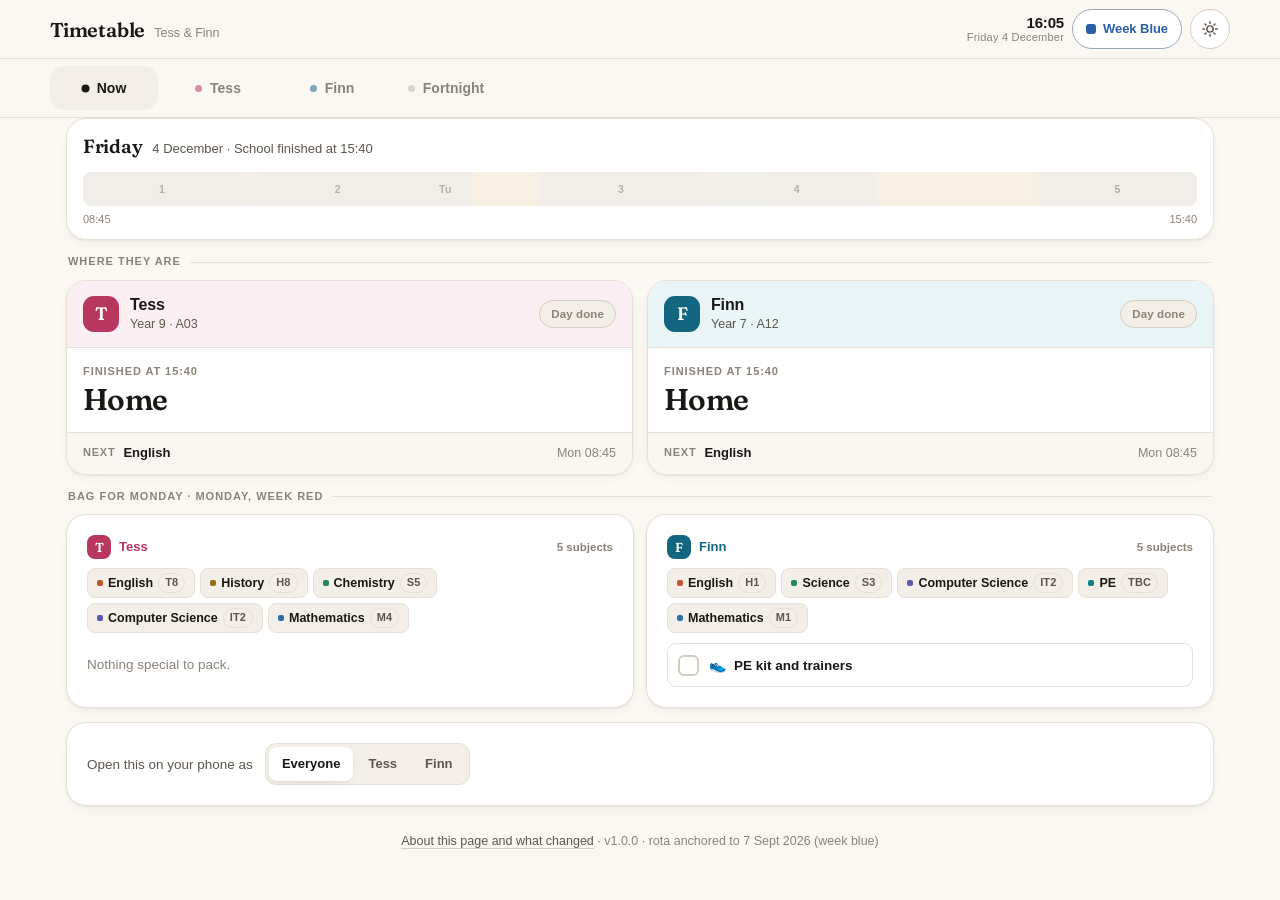
<file: index.html>
<!DOCTYPE html>
<html lang="en-GB">
<head>
<meta charset="utf-8">
<meta name="viewport" content="width=device-width, initial-scale=1, viewport-fit=cover">
<meta name="robots" content="noindex, nofollow, noarchive">
<meta name="description" content="A small private page for keeping track of two school timetables.">
<title>Timetable</title>

<meta name="theme-color" content="#FBF8F4" media="(prefers-color-scheme: light)">
<meta name="theme-color" content="#121110" media="(prefers-color-scheme: dark)">
<meta name="apple-mobile-web-app-capable" content="yes">
<meta name="apple-mobile-web-app-status-bar-style" content="default">
<meta name="apple-mobile-web-app-title" content="Timetable">
<link rel="manifest" href="manifest.webmanifest">
<link rel="icon" href="icon.svg" type="image/svg+xml">
<link rel="apple-touch-icon" href="icon-180.png">

<link rel="preconnect" href="https://fonts.googleapis.com">
<link rel="preconnect" href="https://fonts.gstatic.com" crossorigin>
<link rel="stylesheet" href="https://fonts.googleapis.com/css2?family=Fraunces:opsz,wght@9..144,500;9..144,600&display=swap">
<link rel="stylesheet" href="css/app.css">
</head>
<body>

<a href="#panel-now" class="skiplink">Skip to content</a>

<header class="topbar">
  <div class="shell topbar-in">
    <div class="brand">
      <h1>Timetable</h1>
      <span class="sub">Tess &amp; Finn</span>
    </div>
    <div class="topbar-right">
      <div class="clock">
        <span id="clockTime">--:--</span>
        <small id="clockDate">&nbsp;</small>
      </div>
      <button class="weekbadge" id="weekBadge" type="button" data-week="blue">
        <span class="swatch" aria-hidden="true"></span>
        <span id="weekBadgeText">Week</span>
      </button>
      <button class="iconbtn" id="themeBtn" type="button" aria-label="Change colour scheme">
        <svg viewBox="0 0 24 24" fill="none" stroke="currentColor" stroke-width="1.9" aria-hidden="true">
          <circle cx="12" cy="12" r="4.2"/>
          <path d="M12 2.4v2.2M12 19.4v2.2M2.4 12h2.2M19.4 12h2.2M5.2 5.2l1.6 1.6M17.2 17.2l1.6 1.6M18.8 5.2l-1.6 1.6M6.8 17.2l-1.6 1.6" stroke-linecap="round"/>
        </svg>
      </button>
    </div>
  </div>
</header>

  <nav class="nav" role="tablist" aria-label="Sections">
    <button type="button" role="tab" data-tab="now"  id="tab-now"  aria-controls="panel-now"  aria-selected="true">
      <span class="dot" aria-hidden="true"></span><span>Now</span></button>
    <button type="button" role="tab" data-tab="tess" id="tab-tess" aria-controls="panel-tess" aria-selected="false" data-who="tess">
      <span class="dot" aria-hidden="true"></span><span>Tess</span></button>
    <button type="button" role="tab" data-tab="finn" id="tab-finn" aria-controls="panel-finn" aria-selected="false" data-who="finn">
      <span class="dot" aria-hidden="true"></span><span>Finn</span></button>
    <button type="button" role="tab" data-tab="week" id="tab-week" aria-controls="panel-week" aria-selected="false">
      <span class="dot" aria-hidden="true"></span><span>Fortnight</span></button>
  </nav>

<div id="simStrip" class="shell" hidden style="padding-top:10px">
  <div class="notice" data-tone="warn">
    <span class="ic" aria-hidden="true">⏱</span>
    <span class="body"><strong id="simText"></strong>
    <span class="sub">Testing mode. Remove the query string from the address to go back to the real time.</span></span>
  </div>
</div>

<main class="shell">
  <div class="panel stack" id="panel-now"  role="tabpanel" aria-labelledby="tab-now"  tabindex="-1"></div>
  <div class="panel stack" id="panel-tess" role="tabpanel" aria-labelledby="tab-tess" tabindex="-1" hidden></div>
  <div class="panel stack" id="panel-finn" role="tabpanel" aria-labelledby="tab-finn" tabindex="-1" hidden></div>
  <div class="panel"       id="panel-week" role="tabpanel" aria-labelledby="tab-week" tabindex="-1" hidden></div>

  <p class="foot no-print">
    <a href="about.html">About this page and what changed</a>
    <span aria-hidden="true"> · </span>
    <span id="buildStamp"></span>
  </p>
</main>

<div id="liveRegion" class="sr" role="status" aria-live="polite"></div>
<div id="toast" class="toast" hidden></div>

<script src="js/config.js"></script>
<script src="js/timetable.js"></script>
<script src="js/clubs.js"></script>
<script src="js/app.js"></script>
</body>
</html>
</file>
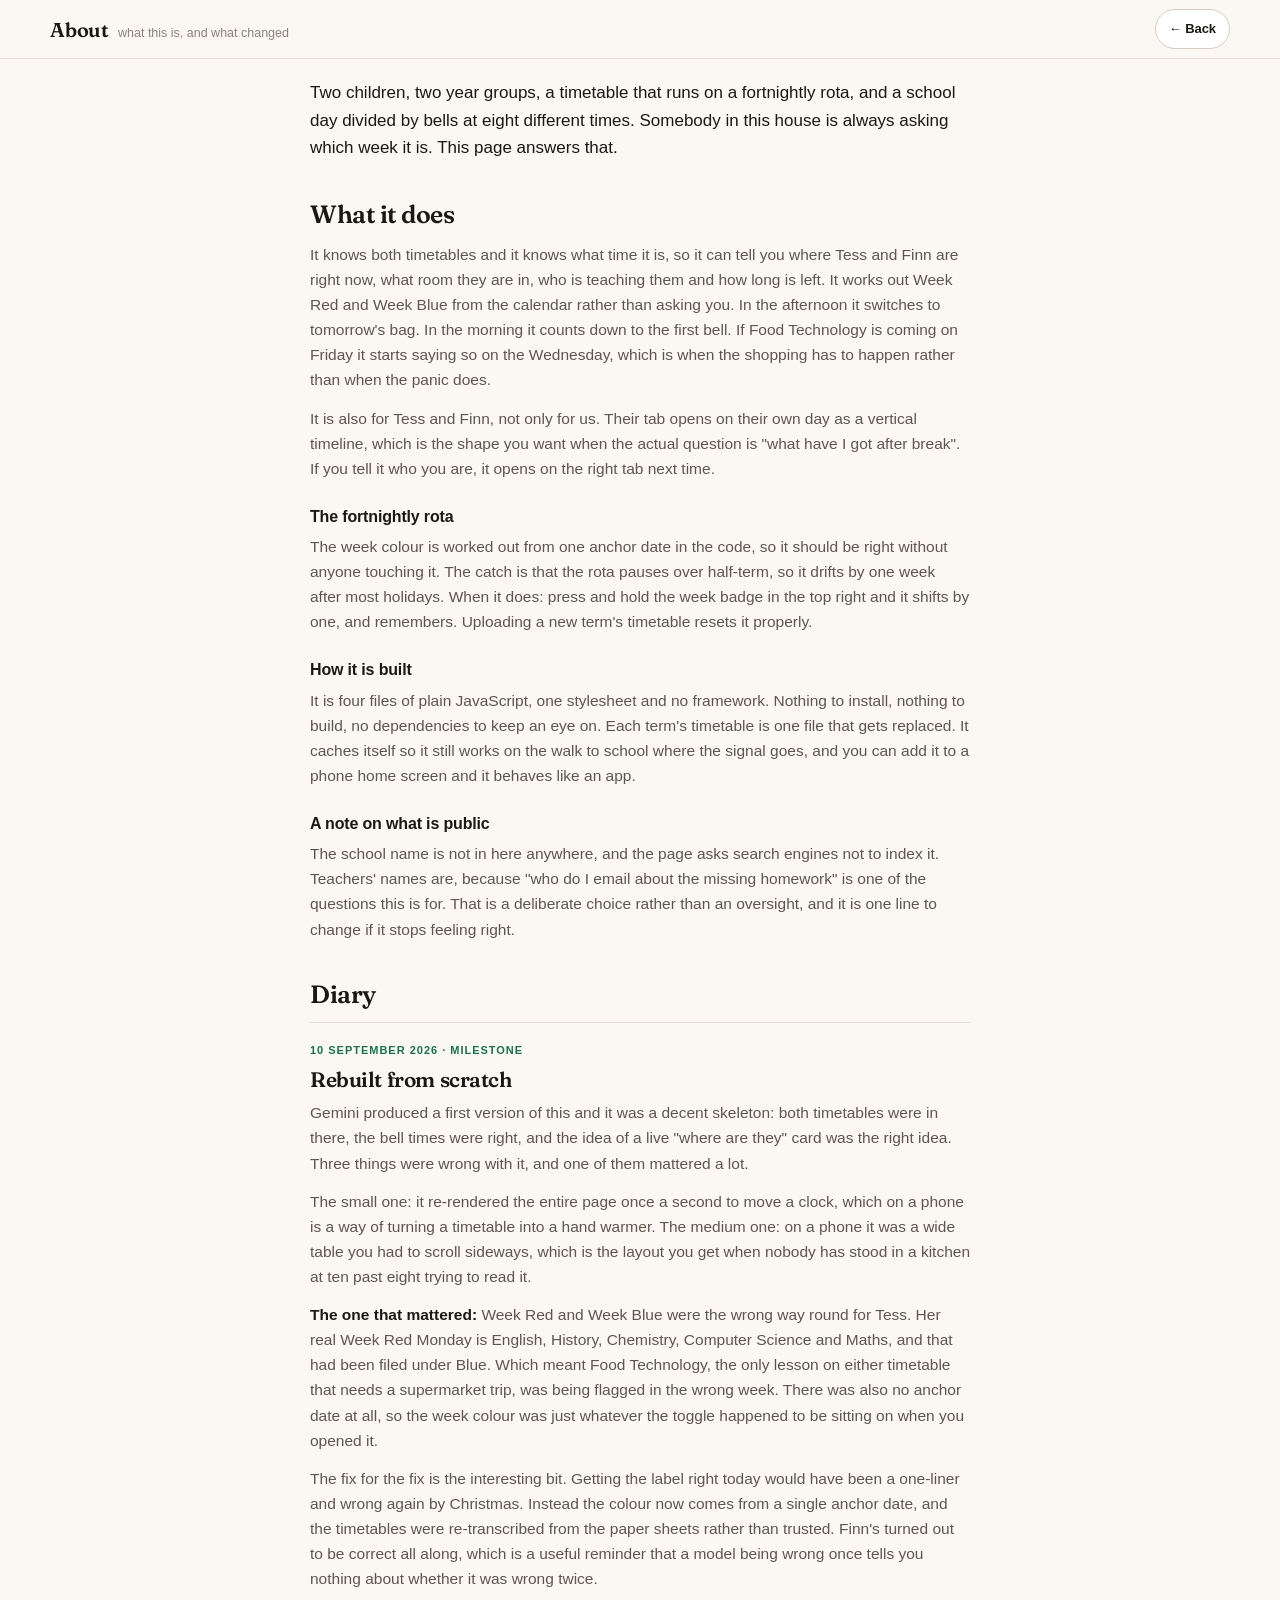
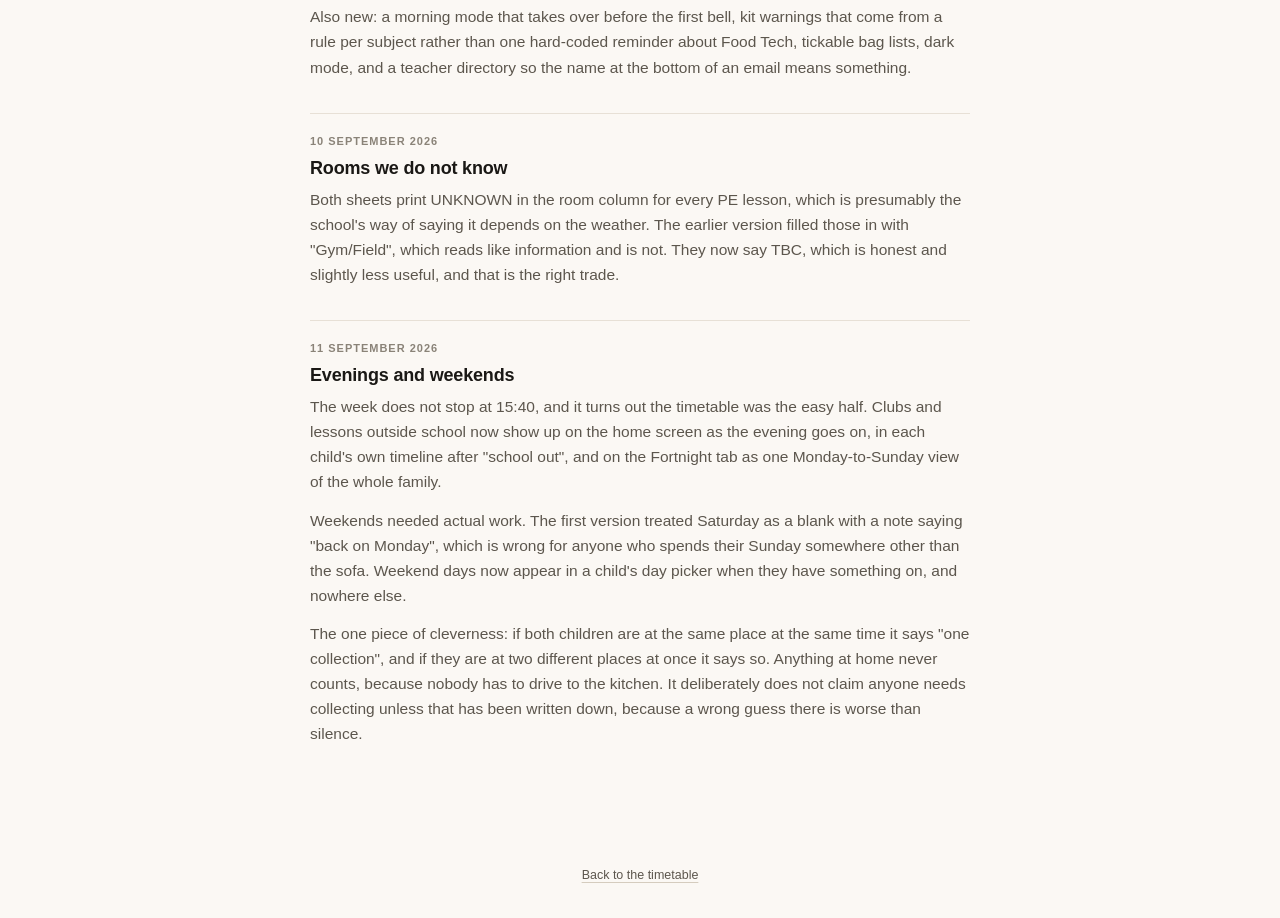
<file: about.html>
<!DOCTYPE html>
<html lang="en-GB">
<head>
<meta charset="utf-8">
<meta name="viewport" content="width=device-width, initial-scale=1, viewport-fit=cover">
<meta name="robots" content="noindex, nofollow, noarchive">
<title>About</title>
<meta name="theme-color" content="#FBF8F4" media="(prefers-color-scheme: light)">
<meta name="theme-color" content="#121110" media="(prefers-color-scheme: dark)">
<link rel="icon" href="icon.svg" type="image/svg+xml">
<link rel="apple-touch-icon" href="icon-180.png">
<link rel="preconnect" href="https://fonts.googleapis.com">
<link rel="preconnect" href="https://fonts.gstatic.com" crossorigin>
<link rel="stylesheet" href="https://fonts.googleapis.com/css2?family=Fraunces:opsz,wght@9..144,500;9..144,600&display=swap">
<link rel="stylesheet" href="css/app.css">
</head>
<body>

<header class="topbar">
  <div class="shell topbar-in">
    <div class="brand"><h1>About</h1><span class="sub">what this is, and what changed</span></div>
    <div class="topbar-right">
      <a class="weekbadge" href="index.html" style="text-decoration:none">← Back</a>
    </div>
  </div>
</header>

<main class="shell" style="padding-top:20px;padding-bottom:60px">
<div class="prose">

  <p style="font-size:17px;color:var(--ink)">Two children, two year groups, a timetable that runs on a
  fortnightly rota, and a school day divided by bells at eight different times. Somebody in this house is
  always asking which week it is. This page answers that.</p>

  <h2>What it does</h2>
  <p>It knows both timetables and it knows what time it is, so it can tell you where Tess and Finn are
  right now, what room they are in, who is teaching them and how long is left. It works out Week Red and
  Week Blue from the calendar rather than asking you. In the afternoon it switches to tomorrow's bag. In
  the morning it counts down to the first bell. If Food Technology is coming on Friday it starts saying so
  on the Wednesday, which is when the shopping has to happen rather than when the panic does.</p>

  <p>It is also for Tess and Finn, not only for us. Their tab opens on their own day as a vertical
  timeline, which is the shape you want when the actual question is "what have I got after break".
  If you tell it who you are, it opens on the right tab next time.</p>

  <h3>The fortnightly rota</h3>
  <p>The week colour is worked out from one anchor date in the code, so it should be right without anyone
  touching it. The catch is that the rota pauses over half-term, so it drifts by one week after most
  holidays. When it does: press and hold the week badge in the top right and it shifts by one, and
  remembers. Uploading a new term's timetable resets it properly.</p>

  <h3>How it is built</h3>
  <p>It is four files of plain JavaScript, one stylesheet and no framework. Nothing to install, nothing to
  build, no dependencies to keep an eye on. Each term's timetable is one file that gets replaced. It caches
  itself so it still works on the walk to school where the signal goes, and you can add it to a phone home
  screen and it behaves like an app.</p>

  <h3>A note on what is public</h3>
  <p>The school name is not in here anywhere, and the page asks search engines not to index it. Teachers'
  names are, because "who do I email about the missing homework" is one of the questions this is for. That
  is a deliberate choice rather than an oversight, and it is one line to change if it stops feeling right.</p>

  <h2>Diary</h2>

  <div class="entry" data-milestone="1">
    <div class="entry-date">10 September 2026 · milestone</div>
    <h3>Rebuilt from scratch</h3>
    <p>Gemini produced a first version of this and it was a decent skeleton: both timetables were in there,
    the bell times were right, and the idea of a live "where are they" card was the right idea. Three things
    were wrong with it, and one of them mattered a lot.</p>
    <p>The small one: it re-rendered the entire page once a second to move a clock, which on a phone is a
    way of turning a timetable into a hand warmer. The medium one: on a phone it was a wide table you had
    to scroll sideways, which is the layout you get when nobody has stood in a kitchen at ten past eight
    trying to read it.</p>
    <p><strong>The one that mattered:</strong> Week Red and Week Blue were the wrong way round for Tess.
    Her real Week Red Monday is English, History, Chemistry, Computer Science and Maths, and that had been
    filed under Blue. Which meant Food Technology, the only lesson on either timetable that needs a
    supermarket trip, was being flagged in the wrong week. There was also no anchor date at all, so the
    week colour was just whatever the toggle happened to be sitting on when you opened it.</p>
    <p>The fix for the fix is the interesting bit. Getting the label right today would have been a
    one-liner and wrong again by Christmas. Instead the colour now comes from a single anchor date, and
    the timetables were re-transcribed from the paper sheets rather than trusted. Finn's turned out to be
    correct all along, which is a useful reminder that a model being wrong once tells you nothing about
    whether it was wrong twice.</p>
    <p>Also new: a morning mode that takes over before the first bell, kit warnings that come from a rule
    per subject rather than one hard-coded reminder about Food Tech, tickable bag lists, dark mode, and a
    teacher directory so the name at the bottom of an email means something.</p>
  </div>

  <div class="entry">
    <div class="entry-date">10 September 2026</div>
    <h3>Rooms we do not know</h3>
    <p>Both sheets print UNKNOWN in the room column for every PE lesson, which is presumably the school's
    way of saying it depends on the weather. The earlier version filled those in with "Gym/Field", which
    reads like information and is not. They now say TBC, which is honest and slightly less useful, and that
    is the right trade.</p>
  </div>

  <div class="entry">
    <div class="entry-date">11 September 2026</div>
    <h3>Evenings and weekends</h3>
    <p>The week does not stop at 15:40, and it turns out the timetable was the easy half. Clubs and lessons
    outside school now show up on the home screen as the evening goes on, in each child's own timeline after
    "school out", and on the Fortnight tab as one Monday-to-Sunday view of the whole family.</p>
    <p>Weekends needed actual work. The first version treated Saturday as a blank with a note saying
    "back on Monday", which is wrong for anyone who spends their Sunday somewhere other than the sofa.
    Weekend days now appear in a child's day picker when they have something on, and nowhere else.</p>
    <p>The one piece of cleverness: if both children are at the same place at the same time it says
    "one collection", and if they are at two different places at once it says so. Anything at home never
    counts, because nobody has to drive to the kitchen. It deliberately does not claim anyone needs
    collecting unless that has been written down, because a wrong guess there is worse than silence.</p>
  </div>

</div>
</main>

<p class="foot"><a href="index.html">Back to the timetable</a></p>

</body>
</html>
</file>
<file: css/app.css>
/* =============================================================
   Family timetable — stylesheet
   No framework, no build step. Tokens first, then components.
   ============================================================= */

/* ---------- tokens ---------- */
:root {
  color-scheme: light dark;

  --paper:      #FBF8F4;
  --paper-2:    #F3EEE7;
  --card:       #FFFFFF;
  --card-2:     #FAF7F3;
  --ink:        #1A1815;
  --ink-2:      #5C564D;
  --ink-3:      #8A8378;
  --line:       #E7E0D6;
  --line-2:     #D5CCBE;

  --tess:       #B8375F;
  --tess-bg:    #FCEFF3;
  --tess-line:  #F0CFDA;
  --finn:       #12667F;
  --finn-bg:    #E9F4F7;
  --finn-line:  #C2DFE7;

  --live:       #17734F;
  --live-bg:    #E6F3EC;
  --warn:       #9A5B00;
  --warn-bg:    #FDF1DC;
  --alert:      #B03030;
  --alert-bg:   #FBEBEA;

  --week-red:   #BE3B32;
  --week-blue:  #2A5FA8;

  --f-english:    #C0562F;
  --f-maths:      #2C6FA8;
  --f-science:    #218763;
  --f-computing:  #5C5BB0;
  --f-humanities: #927018;
  --f-languages:  #AF3A73;
  --f-arts:       #7A46A8;
  --f-pe:         #0D8080;
  --f-tutor:      #8A8378;
  --f-other:      #8A8378;

  --shadow:     0 1px 2px rgba(40,32,20,.05), 0 4px 14px -6px rgba(40,32,20,.10);
  --shadow-lg:  0 2px 4px rgba(40,32,20,.06), 0 18px 40px -20px rgba(40,32,20,.28);

  --r-lg: 20px;
  --r-md: 14px;
  --r-sm: 9px;

  --sans: ui-sans-serif, -apple-system, BlinkMacSystemFont, "Segoe UI", Roboto, "Helvetica Neue", Arial, sans-serif;
  --serif: "Fraunces", ui-serif, Georgia, "Times New Roman", serif;

  --shell: 1180px;
  --navh: 62px;
}

@media (prefers-color-scheme: dark) {
  :root:not([data-theme="light"]) {
    --paper:     #121110;
    --paper-2:   #191715;
    --card:      #1D1B18;
    --card-2:    #232120;
    --ink:       #F2EDE5;
    --ink-2:     #ABA298;
    --ink-3:     #7D766C;
    --line:      #302C28;
    --line-2:    #413C36;

    --tess:      #F0879F;
    --tess-bg:   #2C1B21;
    --tess-line: #4A2B34;
    --finn:      #6FC6DE;
    --finn-bg:   #14262C;
    --finn-line: #234049;

    --live:      #62C89A;
    --live-bg:   #14261E;
    --warn:      #E8B25C;
    --warn-bg:   #2A2013;
    --alert:     #F2938C;
    --alert-bg:  #2C1917;

    --week-red:  #EE8079;
    --week-blue: #7FAEEE;

    --f-english:    #E8916A;
    --f-maths:      #7BB0E4;
    --f-science:    #5CC49C;
    --f-computing:  #A09EEA;
    --f-humanities: #D9B75A;
    --f-languages:  #EC85B4;
    --f-arts:       #BC91EA;
    --f-pe:         #58BFBF;
    --f-tutor:      #8A8378;
    --f-other:      #8A8378;

    --shadow:    0 1px 2px rgba(0,0,0,.4), 0 4px 14px -6px rgba(0,0,0,.5);
    --shadow-lg: 0 2px 4px rgba(0,0,0,.4), 0 18px 40px -20px rgba(0,0,0,.7);
  }
}

:root[data-theme="dark"] {
  --paper:#121110; --paper-2:#191715; --card:#1D1B18; --card-2:#232120;
  --ink:#F2EDE5; --ink-2:#ABA298; --ink-3:#7D766C; --line:#302C28; --line-2:#413C36;
  --tess:#F0879F; --tess-bg:#2C1B21; --tess-line:#4A2B34;
  --finn:#6FC6DE; --finn-bg:#14262C; --finn-line:#234049;
  --live:#62C89A; --live-bg:#14261E; --warn:#E8B25C; --warn-bg:#2A2013;
  --alert:#F2938C; --alert-bg:#2C1917;
  --week-red:#EE8079; --week-blue:#7FAEEE;
  --f-english:#E8916A; --f-maths:#7BB0E4; --f-science:#5CC49C; --f-computing:#A09EEA;
  --f-humanities:#D9B75A; --f-languages:#EC85B4; --f-arts:#BC91EA; --f-pe:#58BFBF;
  --f-tutor:#8A8378; --f-other:#8A8378;
  --shadow:0 1px 2px rgba(0,0,0,.4), 0 4px 14px -6px rgba(0,0,0,.5);
  --shadow-lg:0 2px 4px rgba(0,0,0,.4), 0 18px 40px -20px rgba(0,0,0,.7);
}

/* ---------- reset ---------- */
*, *::before, *::after { box-sizing: border-box; }
html { -webkit-text-size-adjust: 100%; }
body {
  margin: 0;
  font-family: var(--sans);
  font-size: 16px;
  line-height: 1.45;
  color: var(--ink);
  background: var(--paper);
  -webkit-font-smoothing: antialiased;
  overflow-x: hidden;
}
button, input, select { font: inherit; color: inherit; }
button { background: none; border: 0; cursor: pointer; }
a { color: inherit; }
h1,h2,h3,h4,p { margin: 0; }
ul { margin: 0; padding: 0; list-style: none; }

:focus-visible {
  outline: 2.5px solid var(--finn);
  outline-offset: 2px;
  border-radius: 4px;
}

.sr {
  position: absolute; width: 1px; height: 1px;
  padding: 0; margin: -1px; overflow: hidden;
  clip: rect(0 0 0 0); white-space: nowrap; border: 0;
}

/* ---------- shell ---------- */
.shell { max-width: var(--shell); margin: 0 auto; padding: 0 16px; }

.topbar {
  position: sticky; top: 0; z-index: 40;
  background: color-mix(in srgb, var(--paper) 86%, transparent);
  backdrop-filter: saturate(1.5) blur(16px);
  -webkit-backdrop-filter: saturate(1.5) blur(16px);
  border-bottom: 1px solid var(--line);
}
.topbar-in {
  display: flex; align-items: center; gap: 12px;
  min-height: 58px; padding: 8px 0;
}
.brand { display: flex; align-items: baseline; gap: 9px; min-width: 0; }
.brand h1 {
  font-family: var(--serif);
  font-weight: 600; font-size: 20px; letter-spacing: -.01em;
  font-variation-settings: "SOFT" 40, "WONK" 1;
  white-space: nowrap;
}
.brand .sub { font-size: 12.5px; color: var(--ink-3); white-space: nowrap; }

.topbar-right { margin-left: auto; display: flex; align-items: center; gap: 8px; }

.clock {
  font-variant-numeric: tabular-nums;
  font-size: 15px; font-weight: 600; letter-spacing: -.01em;
  color: var(--ink); line-height: 1.1; text-align: right;
}
.clock small { display: block; font-size: 11px; font-weight: 500; color: var(--ink-3); letter-spacing: .02em; }

/* week badge */
.weekbadge {
  display: inline-flex; align-items: center; gap: 7px;
  min-height: 40px; padding: 0 13px;
  border: 1px solid var(--line-2); border-radius: 999px;
  background: var(--card);
  font-size: 13px; font-weight: 650; letter-spacing: -.005em;
  transition: transform .12s ease, box-shadow .18s ease;
}
.weekbadge:active { transform: scale(.96); }
.weekbadge .swatch { width: 10px; height: 10px; border-radius: 3px; flex: none; }
.weekbadge[data-week="red"]  { color: var(--week-red);  border-color: color-mix(in srgb, var(--week-red) 34%, var(--line-2)); }
.weekbadge[data-week="blue"] { color: var(--week-blue); border-color: color-mix(in srgb, var(--week-blue) 34%, var(--line-2)); }
.weekbadge[data-week="red"]  .swatch { background: var(--week-red); }
.weekbadge[data-week="blue"] .swatch { background: var(--week-blue); }

.iconbtn {
  width: 40px; height: 40px; display: grid; place-items: center;
  border: 1px solid var(--line-2); border-radius: 999px; background: var(--card);
  color: var(--ink-2);
}
.iconbtn svg { width: 18px; height: 18px; }

/* ---------- nav ---------- */
.nav { display: flex; gap: 4px; }
.nav button {
  flex: 1; min-height: 44px; padding: 7px 6px 6px;
  display: flex; flex-direction: column; align-items: center; justify-content: center; gap: 2px;
  border-radius: var(--r-md);
  font-size: 12.5px; font-weight: 600; color: var(--ink-3);
  transition: color .15s ease, background .15s ease;
}
.nav button .dot { width: 7px; height: 7px; border-radius: 999px; background: currentColor; opacity: .3; transition: opacity .15s, transform .15s; }
.nav button[data-who="tess"] .dot { background: var(--tess); opacity: .55; }
.nav button[data-who="finn"] .dot { background: var(--finn); opacity: .55; }
.nav button[aria-selected="true"] { color: var(--ink); background: var(--paper-2); }
.nav button[aria-selected="true"] .dot { opacity: 1; transform: scale(1.15); }
.nav button[data-who="tess"][aria-selected="true"] { color: var(--tess); background: var(--tess-bg); }
.nav button[data-who="finn"][aria-selected="true"] { color: var(--finn); background: var(--finn-bg); }

@media (max-width: 719px) {
  .nav {
    position: fixed; left: 0; right: 0; bottom: 0; z-index: 50;
    gap: 0; padding: 6px 8px calc(6px + env(safe-area-inset-bottom));
    background: color-mix(in srgb, var(--paper) 94%, transparent);
    backdrop-filter: saturate(1.4) blur(16px);
    -webkit-backdrop-filter: saturate(1.4) blur(16px);
    border-top: 1px solid var(--line);
  }
  .nav button { min-height: 50px; font-size: 11.5px; }
  main { padding-bottom: calc(var(--navh) + env(safe-area-inset-bottom) + 20px); }
}
@media (min-width: 720px) {
  .nav {
    position: sticky; top: var(--topbarh, 59px); z-index: 39;
    padding: 7px max(16px, calc((100vw - var(--shell)) / 2));
    gap: 6px;
    background: color-mix(in srgb, var(--paper) 86%, transparent);
    backdrop-filter: saturate(1.5) blur(16px);
    -webkit-backdrop-filter: saturate(1.5) blur(16px);
    border-bottom: 1px solid var(--line);
  }
  .nav button { flex: 0 0 auto; min-width: 108px; flex-direction: row; gap: 8px; font-size: 14px; }
}

/* ---------- panels ---------- */
main { padding-top: 18px; }
.panel[hidden] { display: none; }
.stack > * + * { margin-top: 14px; }

.sectionhead {
  display: flex; align-items: center; gap: 9px;
  margin: 4px 2px 10px;
  font-size: 11px; font-weight: 750; letter-spacing: .09em; text-transform: uppercase;
  color: var(--ink-3);
}
.sectionhead::after { content: ""; flex: 1; height: 1px; background: var(--line); }

/* ---------- card ---------- */
.card {
  background: var(--card);
  border: 1px solid var(--line);
  border-radius: var(--r-lg);
  box-shadow: var(--shadow);
}
.card-pad { padding: 16px; }
@media (min-width: 720px) { .card-pad { padding: 20px; } }

/* ---------- day spine (horizontal progress through the day) ---------- */
.spine { padding: 14px 16px 12px; }
.spine-head {
  display: flex; align-items: baseline; gap: 10px; flex-wrap: wrap;
  margin-bottom: 11px;
}
.spine-head .big {
  font-family: var(--serif); font-weight: 600; font-size: 19px; letter-spacing: -.015em;
  font-variation-settings: "SOFT" 40, "WONK" 1;
}
.spine-head .meta { font-size: 13px; color: var(--ink-2); }

.spine-bar {
  position: relative;
  display: flex; gap: 2px; height: 34px;
  border-radius: 8px; overflow: hidden;
  background: var(--paper-2);
}
.spine-seg {
  position: relative; min-width: 2px;
  display: grid; place-items: center;
  background: var(--card-2);
  font-size: 10.5px; font-weight: 700; letter-spacing: .04em;
  color: var(--ink-3);
  border-top: 2px solid transparent;
}
.spine-seg[data-kind="lesson"] { background: color-mix(in srgb, var(--ink) 7%, var(--card)); color: var(--ink-2); }
.spine-seg[data-kind="break"]  { background: var(--warn-bg); color: var(--warn); }
.spine-seg[data-kind="move"]   { background: transparent; }
.spine-seg[data-done="1"] { opacity: .42; }
.spine-seg[data-now="1"] {
  background: var(--live-bg); color: var(--live);
  border-top-color: var(--live);
  opacity: 1;
}
.spine-now {
  position: absolute; top: -3px; bottom: -3px; width: 2px;
  background: var(--live); border-radius: 2px;
  box-shadow: 0 0 0 3px color-mix(in srgb, var(--live) 18%, transparent);
  transition: left .6s cubic-bezier(.4,0,.2,1);
  pointer-events: none;
}
.spine-scale {
  display: flex; justify-content: space-between;
  margin-top: 6px; font-size: 11px; color: var(--ink-3);
  font-variant-numeric: tabular-nums;
}

/* ---------- person card ---------- */
.people { display: grid; gap: 14px; }
@media (min-width: 860px) { .people { grid-template-columns: 1fr 1fr; } }

.person {
  --accent: var(--ink-2);
  --accent-bg: var(--paper-2);
  --accent-line: var(--line);
  position: relative; overflow: hidden;
}
.person[data-who="tess"] { --accent: var(--tess); --accent-bg: var(--tess-bg); --accent-line: var(--tess-line); }
.person[data-who="finn"] { --accent: var(--finn); --accent-bg: var(--finn-bg); --accent-line: var(--finn-line); }

.person-top {
  display: flex; align-items: center; gap: 11px;
  padding: 14px 16px; border-bottom: 1px solid var(--line);
  background: var(--accent-bg);
}
.avatar {
  width: 36px; height: 36px; flex: none;
  display: grid; place-items: center;
  border-radius: 11px;
  background: var(--accent); color: var(--card);
  font-family: var(--serif); font-weight: 600; font-size: 18px;
  font-variation-settings: "SOFT" 60, "WONK" 1;
}
.person-who { min-width: 0; }
.person-name { display: block; font-weight: 700; font-size: 16px; letter-spacing: -.01em; line-height: 1.2; }
.person-meta { display: block; font-size: 12.5px; color: var(--ink-2); }

.statuspill {
  margin-left: auto; flex: none;
  display: inline-flex; align-items: center; gap: 6px;
  padding: 5px 11px; border-radius: 999px;
  font-size: 11.5px; font-weight: 700; letter-spacing: .01em;
  background: var(--card); color: var(--ink-2); border: 1px solid var(--line-2);
}
.statuspill[data-tone="live"]  { background: var(--live);  color: #fff; border-color: transparent; }
.statuspill[data-tone="break"] { background: var(--warn-bg); color: var(--warn); border-color: color-mix(in srgb, var(--warn) 30%, transparent); }
.statuspill[data-tone="off"]   { background: var(--paper-2); color: var(--ink-3); }
.statuspill .beat {
  width: 6px; height: 6px; border-radius: 999px; background: currentColor;
  animation: beat 2.4s ease-in-out infinite;
}
@keyframes beat { 0%,100% { opacity: 1; } 50% { opacity: .3; } }

.person-body { padding: 16px; display: flex; align-items: center; gap: 14px; }
.person-what { min-width: 0; flex: 1; }
.person-eyebrow {
  font-size: 11px; font-weight: 750; letter-spacing: .085em; text-transform: uppercase;
  color: var(--ink-3); margin-bottom: 3px;
}
.person-subject {
  font-family: var(--serif); font-weight: 600;
  font-size: clamp(23px, 6.4vw, 30px); line-height: 1.1; letter-spacing: -.022em;
  font-variation-settings: "SOFT" 40, "WONK" 1;
  overflow-wrap: break-word;
}
.person-where {
  margin-top: 6px; display: flex; flex-wrap: wrap; gap: 6px;
}

.chip {
  display: inline-flex; align-items: center; gap: 5px;
  padding: 3px 9px; border-radius: 999px;
  font-size: 12px; font-weight: 600;
  background: var(--paper-2); color: var(--ink-2);
  border: 1px solid var(--line);
}
.chip.room { font-variant-numeric: tabular-nums; letter-spacing: .01em; }
.chip.accent { background: var(--accent-bg); color: var(--accent); border-color: var(--accent-line); }

/* countdown ring */
.ring { position: relative; width: 74px; height: 74px; flex: none; }
.ring svg { width: 74px; height: 74px; transform: rotate(-90deg); display: block; }
.ring circle { fill: none; stroke-width: 5; stroke-linecap: round; }
.ring .track { stroke: var(--line); }
.ring .value { stroke: var(--accent); transition: stroke-dashoffset .8s cubic-bezier(.4,0,.2,1); }
.ring-label {
  position: absolute; inset: 0; display: grid; place-content: center; text-align: center;
}
.ring-num {
  font-size: 20px; font-weight: 700; letter-spacing: -.03em; line-height: 1;
  font-variant-numeric: tabular-nums;
}
.ring-unit { font-size: 10px; font-weight: 700; letter-spacing: .07em; text-transform: uppercase; color: var(--ink-3); margin-top: 2px; }

.person-foot {
  display: flex; align-items: center; gap: 8px;
  padding: 11px 16px; border-top: 1px solid var(--line);
  background: var(--card-2);
  font-size: 13px; color: var(--ink-2);
}
.person-foot .lbl { font-size: 11px; font-weight: 750; letter-spacing: .07em; text-transform: uppercase; color: var(--ink-3); }
.person-foot .next { font-weight: 650; color: var(--ink); }
.person-foot .when { margin-left: auto; font-variant-numeric: tabular-nums; font-size: 12.5px; color: var(--ink-3); }

/* ---------- notices ---------- */
.notice {
  display: flex; gap: 12px; align-items: flex-start;
  padding: 13px 15px; border-radius: var(--r-md);
  border: 1px solid var(--line); background: var(--card);
  font-size: 13.5px;
}
.notice .ic { font-size: 20px; line-height: 1.2; flex: none; }
.notice .body { min-width: 0; flex: 1; }
.notice .body > strong { display: block; }
.notice strong { font-weight: 700; }
.notice .sub { display: block; color: var(--ink-2); margin-top: 2px; }
.notice[data-tone="alert"] { background: var(--alert-bg); border-color: color-mix(in srgb, var(--alert) 32%, transparent); }
.notice[data-tone="warn"]  { background: var(--warn-bg);  border-color: color-mix(in srgb, var(--warn) 32%, transparent); }
.notice[data-tone="calm"]  { background: var(--paper-2); }
.notice .tag {
  margin-left: auto; flex: none; align-self: center;
  font-size: 11px; font-weight: 750; letter-spacing: .06em; text-transform: uppercase;
  padding: 4px 9px; border-radius: 999px;
  background: var(--card); border: 1px solid var(--line-2); color: var(--ink-2);
}
.notice[data-tone="alert"] .tag { background: var(--alert); color: #fff; border-color: transparent; }

/* ---------- day picker ---------- */
.daypick {
  display: flex; gap: 6px; overflow-x: auto;
  padding: 2px 2px 8px;
  scrollbar-width: none;
  touch-action: pan-x;
  overscroll-behavior-x: contain;
}
.daypick::-webkit-scrollbar { display: none; }
.daypick button {
  flex: none; min-width: 62px; min-height: 52px; padding: 6px 10px;
  border-radius: var(--r-md); border: 1px solid var(--line);
  background: var(--card); color: var(--ink-2);
  display: flex; flex-direction: column; align-items: center; gap: 1px;
  transition: border-color .15s, background .15s;
}
.daypick .d { font-size: 12px; font-weight: 650; letter-spacing: .02em; }
.daypick .w { font-size: 10px; font-weight: 750; letter-spacing: .07em; text-transform: uppercase; }
.daypick .w[data-week="red"]  { color: var(--week-red); }
.daypick .w[data-week="blue"] { color: var(--week-blue); }
.daypick button[aria-pressed="true"] {
  background: var(--ink); color: var(--paper); border-color: var(--ink);
}
.daypick button[aria-pressed="true"] .w { color: inherit; opacity: .75; }
.daypick button[data-today="1"]:not([aria-pressed="true"]) { border-color: var(--live); }

/* ---------- timeline ---------- */
.timeline { position: relative; }
.tl-row {
  display: grid;
  grid-template-columns: 52px 20px 1fr;
  gap: 0 10px;
  align-items: stretch;
}
.tl-time {
  padding-top: 12px; text-align: right;
  font-size: 12px; font-variant-numeric: tabular-nums; color: var(--ink-3);
  line-height: 1.3;
}
.tl-time b { display: block; font-weight: 650; color: var(--ink-2); font-size: 12.5px; }
.tl-rail { position: relative; display: flex; justify-content: center; }
.tl-rail::before {
  content: ""; position: absolute; top: 0; bottom: 0; width: 2px;
  background: var(--line); border-radius: 2px;
}
.tl-row:first-child .tl-rail::before { top: 16px; }
.tl-row:last-child  .tl-rail::before { bottom: calc(100% - 18px); }
.tl-node {
  position: relative; margin-top: 12px;
  width: 11px; height: 11px; border-radius: 999px;
  background: var(--card); border: 2px solid var(--line-2);
}
.tl-body { padding: 6px 0 10px; min-width: 0; }

.lesson {
  position: relative;
  border: 1px solid var(--line); border-radius: var(--r-md);
  background: var(--card);
  padding: 11px 13px 11px 15px;
  overflow: hidden;
}
.lesson::before {
  content: ""; position: absolute; left: 0; top: 0; bottom: 0; width: 4px;
  background: var(--fac, var(--f-other));
}
.lesson-top { display: flex; align-items: baseline; gap: 8px; }
.lesson-name {
  font-family: var(--serif); font-weight: 600; font-size: 17px; letter-spacing: -.015em;
  font-variation-settings: "SOFT" 40, "WONK" 1;
  line-height: 1.2; min-width: 0;
}
.lesson-room {
  margin-left: auto; flex: none;
  font-size: 12.5px; font-weight: 700; font-variant-numeric: tabular-nums;
  padding: 2px 8px; border-radius: 7px;
  background: var(--paper-2); color: var(--ink-2); border: 1px solid var(--line);
}
.lesson-sub {
  margin-top: 3px; font-size: 13px; color: var(--ink-2);
  display: flex; flex-wrap: wrap; gap: 4px 10px;
}
.lesson-sub .code { font-variant-numeric: tabular-nums; color: var(--ink-3); font-size: 12px; }
.lesson-kit {
  margin-top: 8px; display: inline-flex; align-items: center; gap: 6px;
  font-size: 12.5px; font-weight: 600;
  padding: 4px 9px; border-radius: 8px;
  background: var(--warn-bg); color: var(--warn);
}

.tl-row[data-state="now"] .tl-node { background: var(--live); border-color: var(--live); box-shadow: 0 0 0 4px color-mix(in srgb, var(--live) 20%, transparent); }
.tl-row[data-state="now"] .lesson { border-color: color-mix(in srgb, var(--live) 45%, var(--line)); box-shadow: var(--shadow); }
.tl-row[data-state="past"] { opacity: .5; }
.tl-row[data-state="past"] .lesson { box-shadow: none; }

.nowflag {
  display: inline-flex; align-items: center; gap: 5px;
  font-size: 10.5px; font-weight: 800; letter-spacing: .08em; text-transform: uppercase;
  color: var(--live); margin-bottom: 5px;
}
.nowflag .beat { width: 5px; height: 5px; border-radius: 999px; background: currentColor; animation: beat 2.4s ease-in-out infinite; }

.interlude {
  display: flex; align-items: center; gap: 9px;
  padding: 7px 12px; border-radius: 999px;
  background: var(--paper-2); border: 1px dashed var(--line-2);
  font-size: 12.5px; font-weight: 600; color: var(--ink-3);
}
.tl-row[data-state="now"] .interlude {
  background: var(--live-bg); border-style: solid;
  border-color: color-mix(in srgb, var(--live) 40%, transparent); color: var(--live);
}

.clubcard {
  border: 1px solid var(--accent-line, var(--line));
  border-radius: var(--r-md);
  background: var(--accent-bg, var(--paper-2));
  padding: 11px 13px;
}
.clubcard .n { display: block; font-weight: 700; font-size: 15px; }
.clubcard .m { display: block; font-size: 12.5px; color: var(--ink-2); margin-top: 2px; }

/* ---------- bag list ---------- */
.baggrid { display: grid; gap: 12px; }
@media (min-width: 760px) { .baggrid { grid-template-columns: 1fr 1fr; } }
.bag { --accent: var(--ink-2); --accent-bg: var(--paper-2); --accent-line: var(--line); }
.bag[data-who="tess"] { --accent: var(--tess); --accent-bg: var(--tess-bg); --accent-line: var(--tess-line); }
.bag[data-who="finn"] { --accent: var(--finn); --accent-bg: var(--finn-bg); --accent-line: var(--finn-line); }
.bag-head {
  display: flex; align-items: center; gap: 8px; margin-bottom: 9px;
  font-size: 13px; font-weight: 700; color: var(--accent);
}
.bag-head .count {
  margin-left: auto; font-size: 11.5px; font-weight: 650; color: var(--ink-3);
  font-variant-numeric: tabular-nums;
}
.bag-subjects { display: flex; flex-wrap: wrap; gap: 5px; margin-bottom: 10px; }
.bag-sub {
  display: inline-flex; align-items: center; gap: 5px;
  font-size: 12.5px; font-weight: 600;
  padding: 4px 9px; border-radius: 8px;
  background: var(--paper-2); border: 1px solid var(--line);
}
.bag-sub .fdot { width: 6px; height: 6px; border-radius: 2px; background: var(--fac, var(--f-other)); flex: none; }

.checkitem {
  display: flex; align-items: center; gap: 10px;
  min-height: 44px; padding: 6px 10px;
  border-radius: var(--r-sm);
  border: 1px solid var(--line);
  background: var(--card);
  font-size: 13.5px; font-weight: 600;
  width: 100%; text-align: left;
  transition: opacity .15s, background .15s;
}
.checkitem + .checkitem { margin-top: 6px; }
.checkitem .box {
  width: 21px; height: 21px; flex: none; border-radius: 6px;
  border: 2px solid var(--line-2); display: grid; place-items: center;
  color: transparent; font-size: 13px; font-weight: 900;
}
.checkitem[aria-checked="true"] { opacity: .5; background: var(--paper-2); }
.checkitem[aria-checked="true"] .box { background: var(--live); border-color: var(--live); color: #fff; }
.checkitem[aria-checked="true"] .txt { text-decoration: line-through; text-decoration-thickness: 1.5px; }
.checkitem[data-critical="1"] { border-color: color-mix(in srgb, var(--alert) 40%, transparent); background: var(--alert-bg); }
.checkitem[data-critical="1"][aria-checked="true"] { background: var(--paper-2); }

/* ---------- fortnight grid ---------- */
.gridwrap { overflow-x: auto; overscroll-behavior-x: contain; touch-action: pan-x pan-y; }
table.grid { border-collapse: separate; border-spacing: 0; width: 100%; table-layout: fixed; }
table.grid th, table.grid td { padding: 0; }
table.grid thead th {
  position: sticky; top: 0; z-index: 3;
  background: var(--card-2);
  padding: 9px 10px; text-align: left;
  font-size: 11px; font-weight: 750; letter-spacing: .07em; text-transform: uppercase;
  color: var(--ink-2);
  border-bottom: 1px solid var(--line-2);
}
table.grid thead th.rowhead, table.grid tbody th.rowhead {
  position: sticky; left: 0; z-index: 4;
  background: var(--card-2); width: 66px; min-width: 66px;
  border-right: 1px solid var(--line-2);
}
table.grid tbody th.rowhead {
  z-index: 2; padding: 9px 8px; text-align: center; vertical-align: middle;
  font-size: 12px; font-weight: 700; color: var(--ink-2);
}
table.grid tbody th.rowhead small { display: block; font-size: 10.5px; font-weight: 500; color: var(--ink-3); font-variant-numeric: tabular-nums; }
table.grid td { border-bottom: 1px solid var(--line); border-left: 1px solid var(--line); padding: 5px; vertical-align: top; }
table.grid thead th[data-today="1"] { color: var(--live); }
table.grid td[data-today="1"] { background: color-mix(in srgb, var(--live) 5%, transparent); }

.cell {
  position: relative; border-radius: 9px; padding: 7px 8px 7px 11px;
  background: var(--card-2); border: 1px solid var(--line);
  min-height: 60px;
}
.cell::before { content: ""; position: absolute; left: 0; top: 0; bottom: 0; width: 3px; border-radius: 9px 0 0 9px; background: var(--fac, var(--f-other)); }
.cell > span { display: block; min-width: 0; overflow-wrap: anywhere; }
.cell .s { font-weight: 700; font-size: 12.5px; line-height: 1.25; letter-spacing: -.005em; }
.cell .r { font-size: 11.5px; color: var(--ink-2); font-variant-numeric: tabular-nums; margin-top: 2px; }
.cell .t { font-size: 11.5px; color: var(--ink-3); margin-top: 1px; }
.cell[data-now="1"] { border-color: var(--live); box-shadow: 0 0 0 2px color-mix(in srgb, var(--live) 22%, transparent); }
.cell[data-dim="1"] { opacity: .22; }
.cell[data-kit="1"] .s::after { content: " " attr(data-kiticon); }

.weekbanner {
  display: flex; align-items: center; gap: 9px;
  padding: 9px 14px; font-size: 12px; font-weight: 750;
  letter-spacing: .08em; text-transform: uppercase;
  border-bottom: 1px solid var(--line);
}
.weekbanner[data-week="red"]  { color: var(--week-red);  background: color-mix(in srgb, var(--week-red) 8%, var(--card)); }
.weekbanner[data-week="blue"] { color: var(--week-blue); background: color-mix(in srgb, var(--week-blue) 8%, var(--card)); }
.weekbanner .this {
  margin-left: auto; font-size: 10.5px; letter-spacing: .06em;
  padding: 3px 8px; border-radius: 999px; background: var(--live); color: #fff;
}

/* ---------- search / directory ---------- */
.searchbox { position: relative; }
.searchbox input {
  width: 100%; min-height: 44px; padding: 10px 14px 10px 38px;
  border-radius: var(--r-md); border: 1px solid var(--line-2);
  background: var(--card); font-size: 15px;
}
.searchbox input::placeholder { color: var(--ink-3); }
.searchbox svg { position: absolute; left: 13px; top: 50%; transform: translateY(-50%); width: 16px; height: 16px; color: var(--ink-3); }

.teacher {
  display: flex; align-items: flex-start; gap: 11px;
  padding: 11px 4px; border-bottom: 1px solid var(--line);
}
.teacher:last-child { border-bottom: 0; }
.teacher .init {
  width: 34px; height: 34px; flex: none; border-radius: 10px;
  display: grid; place-items: center;
  font-size: 12px; font-weight: 750; letter-spacing: .02em;
  background: color-mix(in srgb, var(--fac, var(--f-other)) 16%, var(--card));
  color: var(--fac, var(--f-other));
}
.teacher > span:last-child { min-width: 0; }
.teacher .nm { display: block; font-weight: 650; font-size: 14.5px; }
.teacher .sj { display: block; font-size: 12.5px; color: var(--ink-2); margin-top: 1px; }

.legend { display: flex; flex-wrap: wrap; gap: 4px 12px; font-size: 12px; color: var(--ink-2); }
.legend span { display: inline-flex; align-items: center; gap: 5px; }
.legend i { width: 9px; height: 9px; border-radius: 3px; display: block; }

/* ---------- bells ---------- */
.bells { display: grid; grid-template-columns: repeat(auto-fit, minmax(120px, 1fr)); gap: 7px; }
.bell {
  padding: 10px 11px; border-radius: var(--r-md);
  background: var(--card-2); border: 1px solid var(--line);
}
.bell .n { font-size: 12.5px; font-weight: 700; }
.bell .t { font-size: 12px; color: var(--ink-3); font-variant-numeric: tabular-nums; margin-top: 2px; }
.bell[data-kind="break"] { background: var(--warn-bg); border-color: color-mix(in srgb, var(--warn) 25%, transparent); }
.bell[data-kind="break"] .n { color: var(--warn); }
.bell[data-now="1"] { border-color: var(--live); background: var(--live-bg); }
.bell[data-now="1"] .n { color: var(--live); }

/* ---------- morning mode ---------- */
.morning {
  background: linear-gradient(168deg,
    color-mix(in srgb, var(--warn) 12%, var(--card)) 0%,
    var(--card) 62%);
}
.morning-time {
  font-family: var(--serif); font-weight: 600;
  font-size: clamp(38px, 12vw, 60px); line-height: .95; letter-spacing: -.035em;
  font-variation-settings: "SOFT" 40, "WONK" 1;
  font-variant-numeric: tabular-nums;
}
.morning-lead { font-size: 15px; color: var(--ink-2); margin-top: 6px; }
.morning-lead b { color: var(--ink); font-weight: 700; }

/* ---------- misc ---------- */
.empty {
  padding: 26px 18px; text-align: center;
  color: var(--ink-3); font-size: 13.5px;
}
.empty .big { font-size: 26px; margin-bottom: 8px; }
.empty code {
  font-size: 12.5px; padding: 2px 6px; border-radius: 5px;
  background: var(--paper-2); border: 1px solid var(--line); color: var(--ink-2);
}

.foot {
  padding: 26px 0 34px; text-align: center;
  font-size: 12.5px; color: var(--ink-3);
}
.foot a { color: var(--ink-2); text-decoration-color: var(--line-2); text-underline-offset: 3px; }

.seg {
  display: inline-flex; padding: 3px; gap: 2px;
  background: var(--paper-2); border: 1px solid var(--line); border-radius: 11px;
}
.seg button {
  min-height: 34px; padding: 0 13px; border-radius: 8px;
  font-size: 13px; font-weight: 650; color: var(--ink-2);
}
.seg button[aria-pressed="true"] { background: var(--card); color: var(--ink); box-shadow: var(--shadow); }

.rowbetween { display: flex; align-items: center; gap: 12px; flex-wrap: wrap; }
.rowbetween .grow { flex: 1; min-width: 0; }

/* ---------- prose (about page) ---------- */
.prose { max-width: 660px; margin: 0 auto; }
.prose h2 {
  font-family: var(--serif); font-weight: 600; font-size: 25px; letter-spacing: -.02em;
  font-variation-settings: "SOFT" 40, "WONK" 1;
  margin: 34px 0 10px;
}
.prose h3 { font-size: 16px; font-weight: 700; margin: 24px 0 6px; letter-spacing: -.01em; }
.prose p { margin: 0 0 13px; color: var(--ink-2); font-size: 15.5px; line-height: 1.62; }
.prose p strong { color: var(--ink); }
.prose ul { margin: 0 0 13px; padding-left: 20px; list-style: disc; color: var(--ink-2); font-size: 15.5px; line-height: 1.62; }
.prose li { margin-bottom: 5px; }
.entry { padding: 20px 0; border-top: 1px solid var(--line); }
.entry-date {
  font-size: 11px; font-weight: 750; letter-spacing: .09em; text-transform: uppercase;
  color: var(--ink-3); margin-bottom: 5px;
}
.entry[data-milestone="1"] .entry-date { color: var(--live); }
.entry h3 { margin-top: 0; font-size: 18px; }
.entry[data-milestone="1"] h3 { font-family: var(--serif); font-weight: 600; font-size: 21px; letter-spacing: -.02em; font-variation-settings: "SOFT" 40, "WONK" 1; }

/* ---------- motion ---------- */
@media (prefers-reduced-motion: reduce) {
  *, *::before, *::after {
    animation-duration: .001ms !important;
    animation-iteration-count: 1 !important;
    transition-duration: .001ms !important;
    scroll-behavior: auto !important;
  }
}

/* ---------- print ---------- */
@media print {
  .topbar, .nav, .foot, .no-print { display: none !important; }
  body { background: #fff; }
  .card { box-shadow: none; border-color: #ccc; break-inside: avoid; }
  table.grid { min-width: 0; font-size: 9pt; }
}


/* ---------- fortnight grid: wide vs narrow ---------- */
.cell .ab, .grid thead th .shortday { display: none; }
@media (max-width: 719px) {
  .cell .full, .cell .t, .grid thead th .fullday { display: none; }
  .cell .ab, .grid thead th .shortday { display: inline; }
  .cell { padding: 6px 3px 6px 7px; min-height: 50px; border-radius: 7px; }
  .cell .s { font-size: 11.5px; line-height: 1.2; }
  .cell .r { font-size: 11px; margin-top: 1px; }
  .legend { font-size: 11px; gap: 3px 9px; }
  .legend i { width: 8px; height: 8px; }
  .rowbetween { gap: 9px; }
  table.grid td { padding: 3px 2px; }
  table.grid thead th, table.grid tbody th.rowhead { padding: 7px 4px; font-size: 10.5px; letter-spacing: .04em; }
  table.grid thead th.rowhead, table.grid tbody th.rowhead { width: 40px; min-width: 40px; }
  table.grid tbody th.rowhead small { font-size: 9.5px; }
}
@media (min-width: 720px) {
  table.grid { min-width: 760px; table-layout: auto; }
}

/* ---------- toast ---------- */
.toast {
  position: fixed; z-index: 90;
  left: 50%; transform: translateX(-50%);
  bottom: calc(var(--navh) + env(safe-area-inset-bottom) + 14px);
  max-width: min(440px, calc(100vw - 32px));
  padding: 11px 16px; border-radius: 12px;
  background: var(--ink); color: var(--paper);
  font-size: 13.5px; font-weight: 550; line-height: 1.35;
  box-shadow: var(--shadow-lg);
  animation: toastin .26s cubic-bezier(.2,.9,.3,1.1);
}
@media (min-width: 720px) { .toast { bottom: 22px; } }
@keyframes toastin { from { opacity: 0; transform: translate(-50%, 10px); } to { opacity: 1; transform: translate(-50%, 0); } }

/* narrow phones: let the day spine breathe */
@media (max-width: 400px) {
  .spine { padding: 12px 12px 10px; }
  .spine-seg { font-size: 9.5px; }
  .person-body { padding: 14px 13px; gap: 10px; }
  .ring, .ring svg { width: 64px; height: 64px; }
  .ring-num { font-size: 18px; }
  .tl-row { grid-template-columns: 44px 18px 1fr; gap: 0 8px; }
  .tl-time { font-size: 11.5px; }
  .shell { padding: 0 12px; }
}


/* ---------- narrow header ---------- */
@media (max-width: 560px) {
  .topbar-in { gap: 9px; min-height: 52px; }
  .topbar-right { gap: 7px; }
  .brand h1 { font-size: 18px; }
  .brand .sub { display: none; }
  .clock { font-size: 15px; }
  .clock small { display: none; }
  .weekbadge { font-size: 12px; padding: 0 11px; min-height: 38px; white-space: nowrap; }
  .weekbadge .swatch { width: 9px; height: 9px; }
  .iconbtn { width: 38px; height: 38px; }
  .spine-head { gap: 0 9px; }
  .spine-head .big { font-size: 18px; }
  .spine-head .meta { font-size: 12.5px; }
}


/* the day picker has ten days in it; hint that it scrolls */
.daypick-wrap { position: relative; }
.daypick-wrap::after {
  content: ""; position: absolute; right: 0; top: 0; bottom: 8px; width: 34px;
  background: linear-gradient(90deg, transparent, var(--card));
  pointer-events: none;
}
@media (max-width: 560px) {
  .personhead { flex-direction: column; align-items: flex-start; gap: 6px; }
}

.emoji { display: inline-block; margin-right: 7px; font-size: 1.05em; line-height: 1; }
.notice .ic { margin-top: 1px; }

.skiplink {
  position: absolute; left: 12px; top: -60px; z-index: 100;
  padding: 10px 16px; border-radius: 10px;
  background: var(--ink); color: var(--paper);
  font-size: 14px; font-weight: 650; text-decoration: none;
  transition: top .16s ease;
}
.skiplink:focus { top: 12px; }


/* ---------- person accents anywhere ---------- */
[data-who="tess"] { --accent: var(--tess); --accent-bg: var(--tess-bg); --accent-line: var(--tess-line); }
[data-who="finn"] { --accent: var(--finn); --accent-bg: var(--finn-bg); --accent-line: var(--finn-line); }

/* ---------- a day's activities ---------- */
.plan { display: grid; gap: 6px; }
.plan-item {
  display: grid; grid-template-columns: 46px 10px minmax(0, 1fr) auto;
  gap: 0 10px; align-items: center;
  padding: 9px 12px; border-radius: var(--r-md);
  background: var(--card-2); border: 1px solid var(--line);
}
.plan-time { font-size: 12px; font-variant-numeric: tabular-nums; color: var(--ink-3); line-height: 1.3; }
.plan-time b { display: block; color: var(--ink-2); font-weight: 650; font-size: 12.5px; }
.plan-dot { width: 10px; height: 10px; border-radius: 3px; background: var(--accent, var(--ink-3)); }
.plan-what { min-width: 0; }
.plan-name { display: block; font-weight: 700; font-size: 14.5px; letter-spacing: -.005em; }
.plan-meta { display: block; font-size: 12.5px; color: var(--ink-2); overflow-wrap: anywhere; }
.plan-tag {
  font-size: 10.5px; font-weight: 750; letter-spacing: .06em; text-transform: uppercase;
  padding: 3px 8px; border-radius: 999px;
  background: var(--card); border: 1px solid var(--line-2); color: var(--ink-2); white-space: nowrap;
}
.plan-item[data-state="now"] { background: var(--live-bg); border-color: color-mix(in srgb, var(--live) 45%, var(--line)); }
.plan-item[data-state="now"] .plan-tag { background: var(--live); color: #fff; border-color: transparent; }
.plan-item[data-state="done"] { opacity: .5; }
.plan-note {
  margin: 8px 0 0; padding: 8px 12px; border-radius: var(--r-sm);
  font-size: 13px; color: var(--ink-2); background: var(--paper-2);
  border-left: 3px solid var(--line-2);
}
.plan-note[data-tone="good"] { border-left-color: var(--live); }
.plan-note[data-tone="warn"] { border-left-color: var(--warn); background: var(--warn-bg); color: var(--ink); }

.spine .plan { margin-top: 12px; }
.spine-quiet { margin-top: 8px; font-size: 13.5px; color: var(--ink-3); }

/* ---------- the week outside school ---------- */
.outday {
  display: grid; grid-template-columns: 44px minmax(0, 1fr); gap: 10px;
  padding: 10px 0; border-bottom: 1px solid var(--line);
}
.outday:first-child { padding-top: 0; }
.outday:last-child { border-bottom: 0; padding-bottom: 0; }
.outday-name {
  padding-top: 11px;
  font-size: 11.5px; font-weight: 750; letter-spacing: .07em; text-transform: uppercase; color: var(--ink-3);
}
.outday[data-today="1"] .outday-name { color: var(--live); }
.outday .quiet { display: block; padding-top: 10px; font-size: 13px; color: var(--ink-3); }

/* clubs in a child's own timeline pick up that child's colour */
.timeline .clubcard { border-left: 4px solid var(--accent, var(--line-2)); }
.tl-row[data-state="now"] .clubcard { box-shadow: var(--shadow); }
</file>
